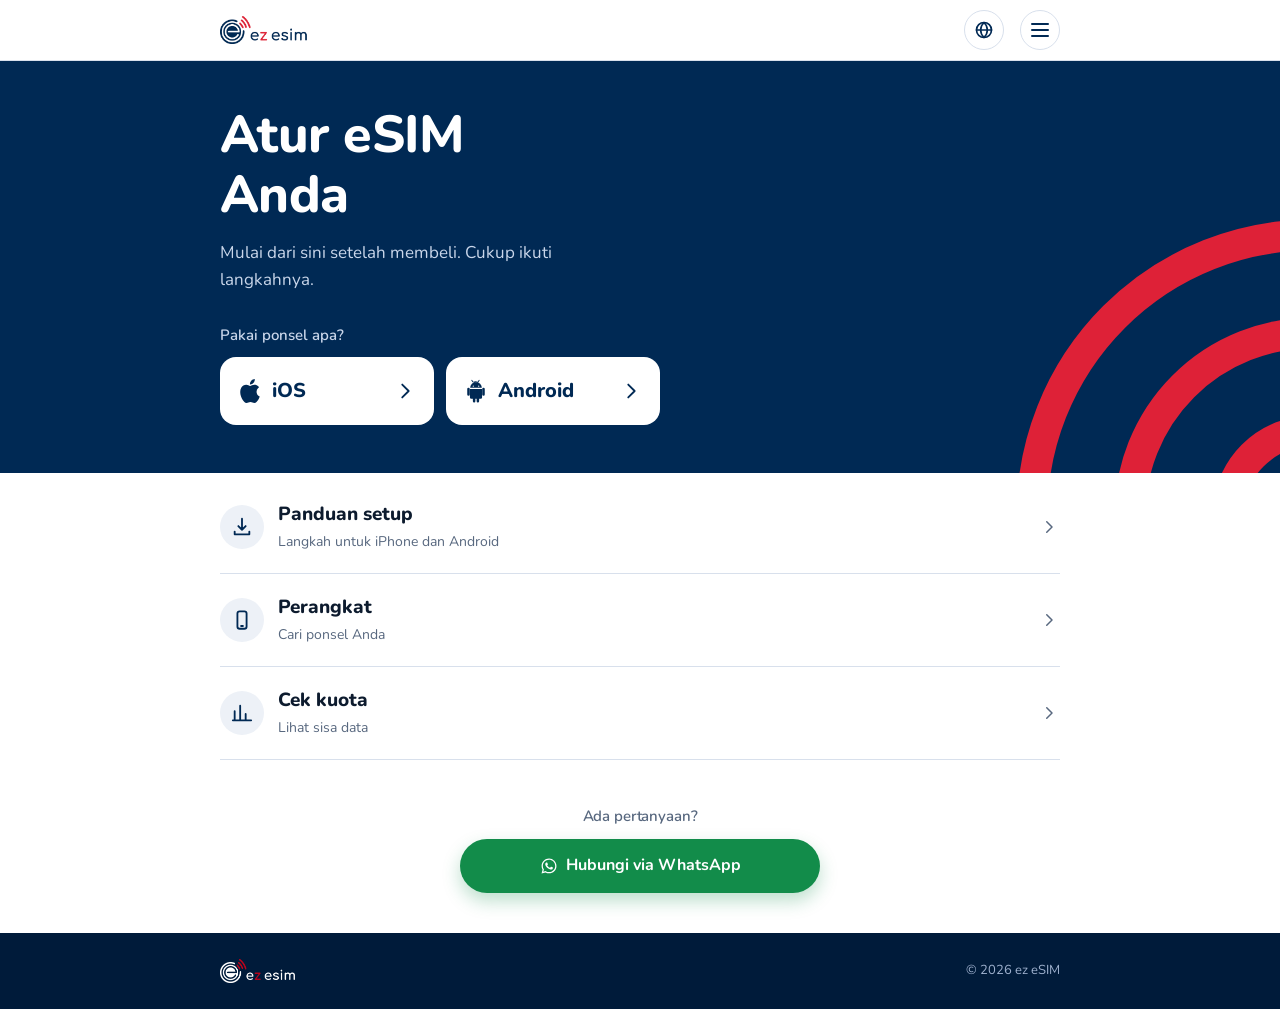
<file: index.html>
<!doctype html>
<html lang="en">
<head>
<meta charset="utf-8">
<meta name="viewport" content="width=device-width, initial-scale=1, viewport-fit=cover">
<title>ez eSIM</title>
<meta name="theme-color" content="#002954">
<link rel="icon" href="assets/img/favicon.png">
<link rel="stylesheet" href="assets/style.css">
</head>
<body data-page="home">
<header class="hdr" id="hdr"></header>
<section class="hero">
  <svg class="arcs" viewBox="0 0 300 300" fill="none" stroke="#DE2137" stroke-width="22" stroke-linecap="round" aria-hidden="true">
    <path d="M220 280 A60 60 0 0 1 280 220"/>
    <path d="M150 280 A130 130 0 0 1 280 150"/>
    <path d="M80 280 A200 200 0 0 1 280 80"/>
  </svg>
  <div class="wrap">
    <h1 data-i18n="home_h1"></h1>
    <p class="sub" data-i18n="home_sub"></p>
    <div class="pick">
      <p data-i18n="home_pick"></p>
      <div class="pickrow">
        <a class="pbtn" href="guide.html#ios"><span class="os"><span data-icon="apple"></span>iOS</span><span data-icon="chev"></span></a>
        <a class="pbtn" href="guide.html#android"><span class="os"><span data-icon="android"></span>Android</span><span data-icon="chev"></span></a>
      </div>
    </div>
  </div>
</section>
<main class="wrap">
  <ul class="rows">
    <li><a class="rowlink" href="guide.html"><span class="ic" data-icon="steps"></span><div><b data-i18n="row_guide_t"></b><span data-i18n="row_guide_s"></span></div><span class="chev" data-icon="chev"></span></a></li>
    <li><a class="rowlink" href="devices.html"><span class="ic" data-icon="phone"></span><div><b data-i18n="row_dev_t"></b><span data-i18n="row_dev_s"></span></div><span class="chev" data-icon="chev"></span></a></li>
    <li><a class="rowlink" href="usage.html"><span class="ic" data-icon="chart"></span><div><b data-i18n="row_use_t"></b><span data-i18n="row_use_s"></span></div><span class="chev" data-icon="chev"></span></a></li>
  </ul>
  <div id="help"></div>
</main>
<footer class="ftr" id="ftr"></footer>
<nav class="tabbar" id="tabbar" aria-label="Main"></nav>
<script src="assets/config.js"></script>
<script src="assets/i18n.js"></script>
</body>
</html>
</file>
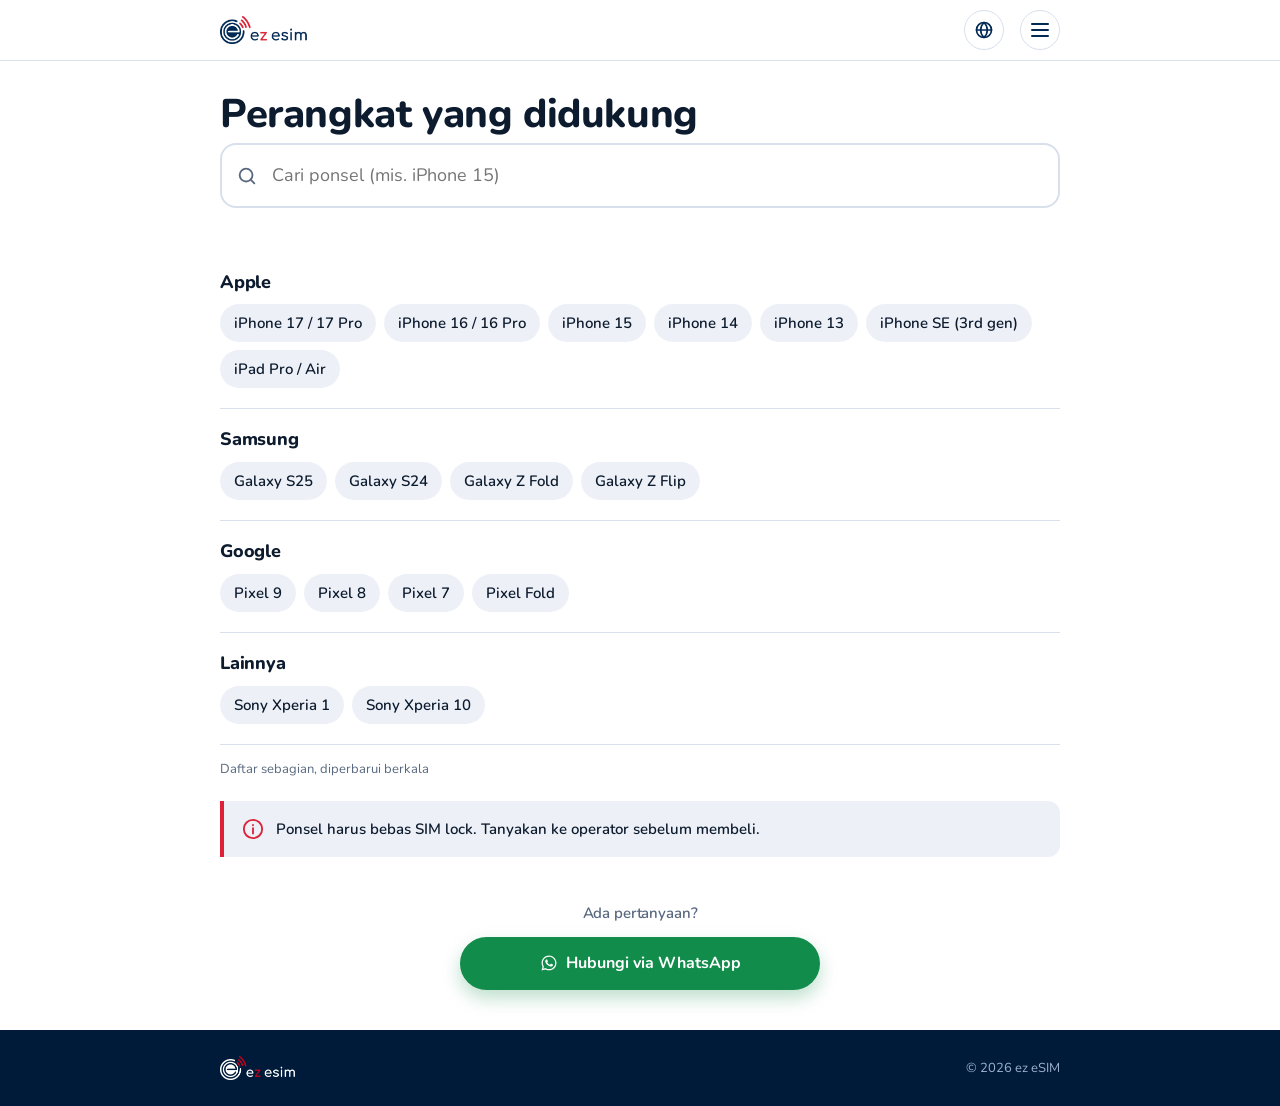
<file: devices.html>
<!doctype html>
<html lang="en">
<head>
<meta charset="utf-8">
<meta name="viewport" content="width=device-width, initial-scale=1, viewport-fit=cover">
<title>ez eSIM</title>
<meta name="theme-color" content="#002954">
<link rel="icon" href="assets/img/favicon.png">
<link rel="stylesheet" href="assets/style.css">
</head>
<body data-page="dev">
<header class="hdr" id="hdr"></header>
<main class="wrap">
  <div class="pagehead"><h1 data-i18n="dev_h1"></h1></div>
  <label class="search"><span data-icon="search"></span><input id="q" type="search" autocomplete="off" data-i18n-ph="dev_ph"></label>
  <div class="verdict" id="verdict" role="status" aria-live="polite"></div>
  <div id="groups"></div>
  <p class="small" data-i18n="dev_all"></p>
  <div class="note"><span data-icon="info"></span><span data-i18n="dev_lock"></span></div>
  <div id="help"></div>
</main>
<footer class="ftr" id="ftr"></footer>
<nav class="tabbar" id="tabbar" aria-label="Main"></nav>
<script src="assets/config.js"></script>
<script src="assets/i18n.js"></script>
</body>
</html>
</file>
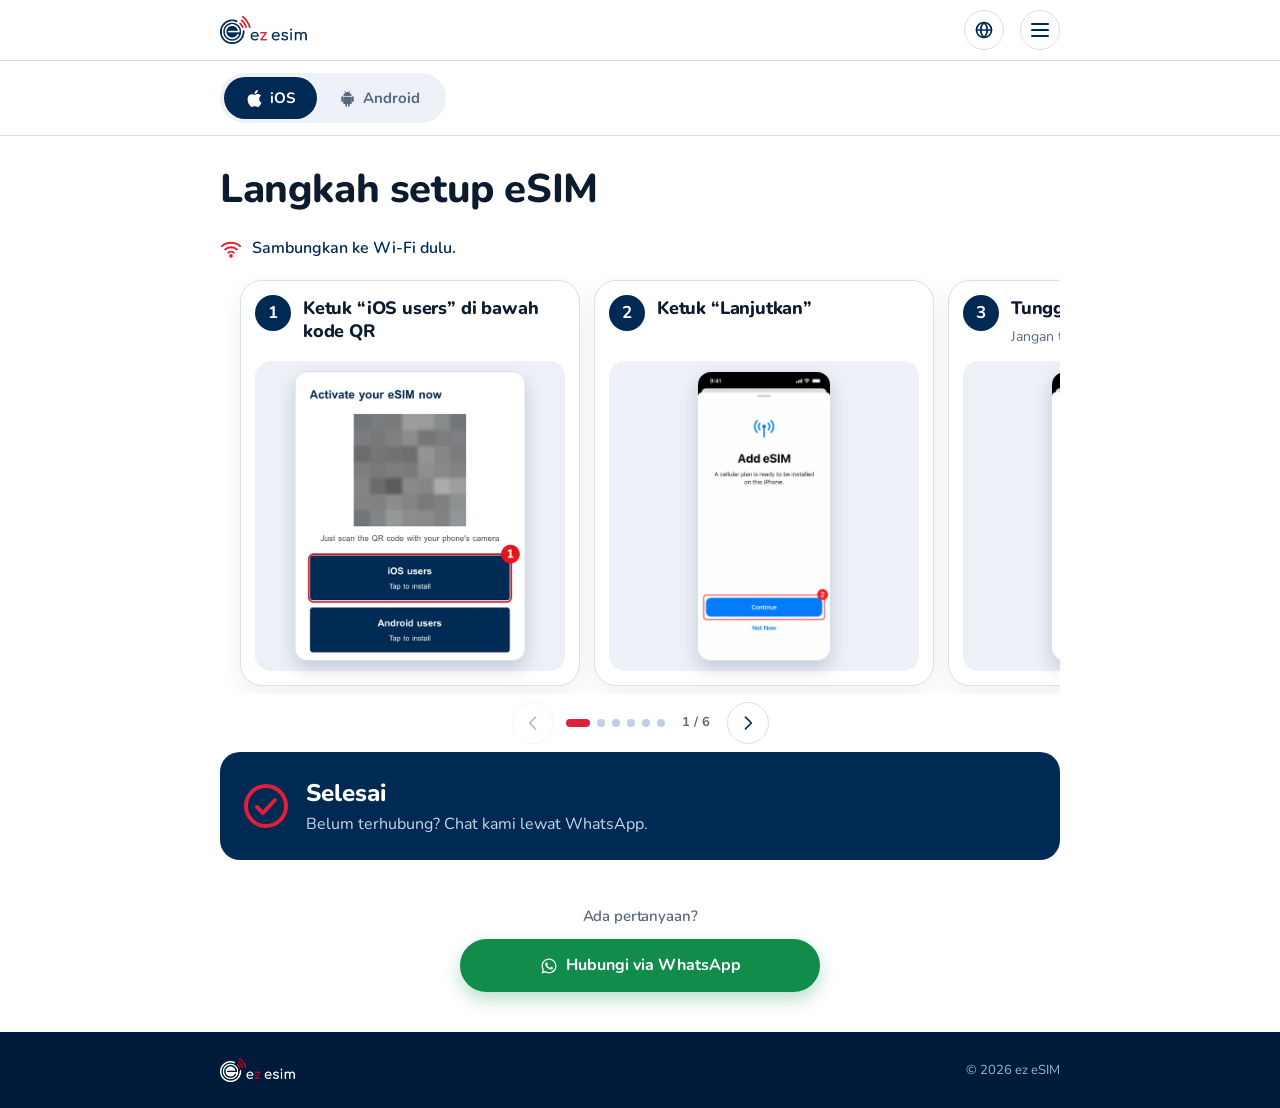
<file: guide.html>
<!doctype html>
<html lang="en">
<head>
<meta charset="utf-8">
<meta name="viewport" content="width=device-width, initial-scale=1, viewport-fit=cover">
<title>ez eSIM</title>
<meta name="theme-color" content="#002954">
<link rel="icon" href="assets/img/favicon.png">
<link rel="stylesheet" href="assets/style.css">
</head>
<body data-page="guide">
<header class="hdr" id="hdr"></header>
<div class="segbar"><div class="wrap"><div class="seg" id="seg" role="tablist">
  <button role="tab" data-os="ios"><span data-icon="apple"></span>iOS</button><button role="tab" data-os="android"><span data-icon="android"></span>Android</button>
</div></div></div>
<main class="wrap">
  <div class="pagehead"><h1 data-i18n="guide_h1"></h1></div>
  <p class="wifi"><span data-icon="wifi"></span><span data-i18n="wifi"></span></p>
  <ol class="steps" id="steps"></ol>
  <div class="done" id="done"></div>
  <div id="help"></div>
</main>
<footer class="ftr" id="ftr"></footer>
<nav class="tabbar" id="tabbar" aria-label="Main"></nav>
<script src="assets/config.js"></script>
<script src="assets/i18n.js"></script>
</body>
</html>
</file>
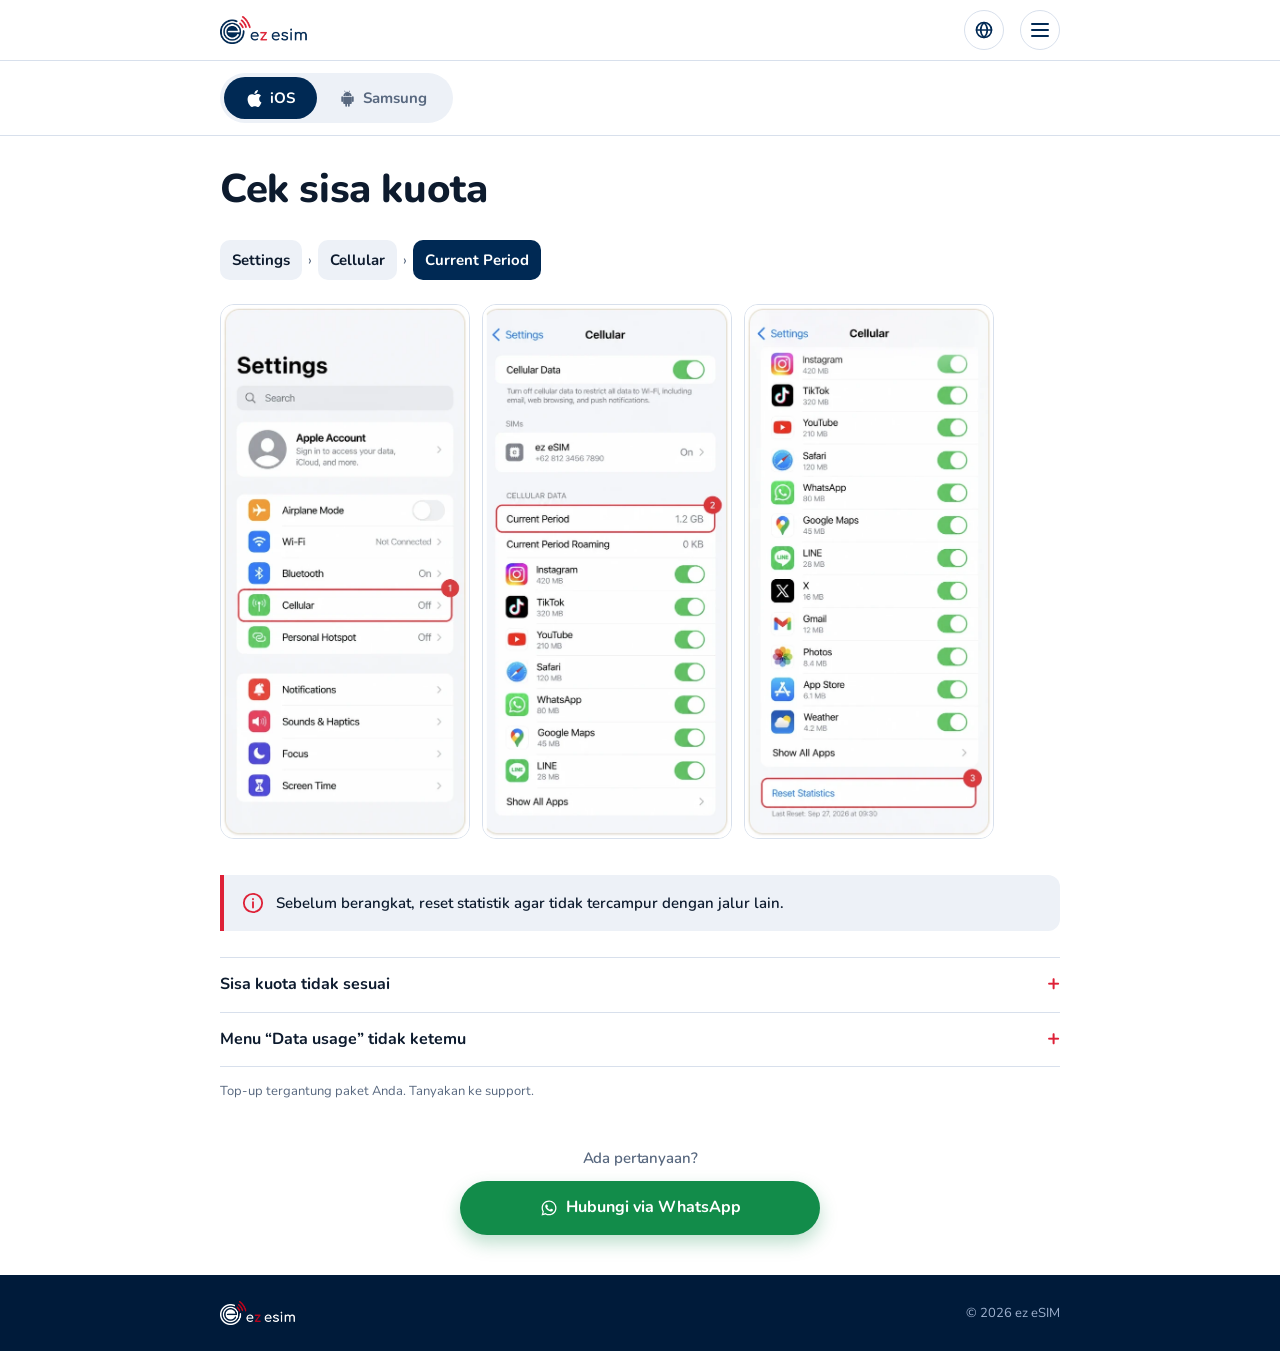
<file: usage.html>
<!doctype html>
<html lang="en">
<head>
<meta charset="utf-8">
<meta name="viewport" content="width=device-width, initial-scale=1, viewport-fit=cover">
<title>ez eSIM</title>
<meta name="theme-color" content="#002954">
<link rel="icon" href="assets/img/favicon.png">
<link rel="stylesheet" href="assets/style.css">
</head>
<body data-page="use">
<header class="hdr" id="hdr"></header>
<div class="segbar"><div class="wrap"><div class="seg" id="seg" role="tablist">
  <button role="tab" data-os="ios"><span data-icon="apple"></span>iOS</button><button role="tab" data-os="samsung"><span data-icon="android"></span>Samsung</button>
</div></div></div>
<main class="wrap">
  <div class="pagehead"><h1 data-i18n="use_h1"></h1></div>
  <ul class="path" id="path"></ul>
  <div class="strip" id="strip"></div>
  <div class="note"><span data-icon="info"></span><span data-i18n="use_reset"></span></div>
  <div class="faq">
    <details><summary><span data-i18n="use_q1"></span></summary><p data-i18n="use_a1"></p></details>
    <details><summary><span data-i18n="use_q2"></span></summary><p data-i18n="use_a2"></p></details>
  </div>
  <p class="small" data-i18n="use_top"></p>
  <div id="help"></div>
</main>
<footer class="ftr" id="ftr"></footer>
<nav class="tabbar" id="tabbar" aria-label="Main"></nav>
<script src="assets/config.js"></script>
<script src="assets/i18n.js"></script>
</body>
</html>
</file>
<file: assets/style.css>
@import url(fonts.css);

:root{
  --navy:#002954; --navy-deep:#001b3a; --red:#DE2137; --red-d:#c21b2f;
  --mist:#EDF1F7; --line:#D8E0EC; --ink:#0d1b2e; --muted:#58687f; --ok:#18794e;
  --cjk:"Hiragino Sans","Yu Gothic","PingFang TC","Apple SD Gothic Neo","Malgun Gothic","Noto Sans CJK JP","Noto Sans CJK TC","Noto Sans CJK KR";
  --display:"Nunito Variable",var(--cjk),system-ui,sans-serif;
  --body:"Nunito Variable",var(--cjk),system-ui,sans-serif;
  --tabbar:64px;
}
*{box-sizing:border-box}
html{-webkit-text-size-adjust:100%;scroll-behavior:smooth}
body{margin:0;font-family:var(--body);font-size:16px;line-height:1.6;color:var(--ink);background:#fff}
img,svg{display:block;max-width:100%}
a{color:inherit}
:focus-visible{outline:3px solid var(--red);outline-offset:2px;border-radius:6px}
button{font:inherit;color:inherit}
.wrap{max-width:880px;margin:0 auto;padding:0 20px}
h1,h2,h3{font-family:var(--display);margin:0;line-height:1.15;letter-spacing:-.01em}
h1{font-size:clamp(32px,7vw,52px);font-weight:700}
h2{font-size:22px;font-weight:700}
p{margin:0}
.muted{color:var(--muted)}

/* header */
.hdr{position:sticky;top:0;z-index:30;background:#fff;border-bottom:1px solid var(--line)}
.hdr .wrap{display:flex;align-items:center;gap:16px;height:60px}
.hdr .logo img{height:28px;width:auto}
.dnav{display:none;margin-left:auto;gap:2px}
.dnav a{text-decoration:none;font-weight:600;font-size:15px;padding:8px 14px;border-radius:999px;color:var(--muted)}
.dnav a:hover{color:var(--navy)}
.dnav a[aria-current=page]{color:var(--navy);background:var(--mist)}
.langwrap{position:relative;margin-left:auto}
.dnav+.langwrap{margin-left:8px}
.langbtn{display:flex;align-items:center;gap:6px;border:1px solid var(--line);background:#fff;border-radius:999px;padding:7px 12px 7px 10px;font-weight:600;font-size:14px;cursor:pointer;color:var(--navy)}
.langbtn svg{width:18px;height:18px}
.langmenu{position:absolute;right:0;top:calc(100% + 8px);min-width:170px;background:#fff;border:1px solid var(--line);border-radius:14px;padding:6px;margin:0;list-style:none;box-shadow:0 12px 32px rgba(0,41,84,.16)}
.langmenu[hidden]{display:none}
.langmenu button{width:100%;text-align:left;border:0;background:none;padding:10px 12px;border-radius:9px;cursor:pointer;font-weight:600;display:flex;justify-content:space-between}
.langmenu button:hover{background:var(--mist)}
.langmenu button[aria-checked=true]{color:var(--red)}
.langmenu button[aria-checked=true]::after{content:"✓"}

/* mobile tab bar */
.tabbar{position:fixed;left:0;right:0;bottom:0;z-index:30;height:var(--tabbar);background:#fff;border-top:1px solid var(--line);display:grid;grid-template-columns:repeat(4,1fr);padding-bottom:env(safe-area-inset-bottom)}
.tabbar a{display:flex;flex-direction:column;align-items:center;justify-content:center;gap:2px;text-decoration:none;font-size:11px;font-weight:600;color:var(--muted)}
.tabbar svg{width:24px;height:24px}
.tabbar a[aria-current=page]{color:var(--red)}
body{padding-bottom:calc(var(--tabbar) + env(safe-area-inset-bottom))}
@media(min-width:760px){
  .tabbar{display:none}
  body{padding-bottom:0}
  .dnav{display:flex}
}

/* hero */
.hero{position:relative;overflow:hidden;background:var(--navy);color:#fff;padding:44px 0 48px}
.hero .arcs{position:absolute;right:-60px;bottom:-70px;width:min(420px,80vw);opacity:1;pointer-events:none}
.hero .wrap{position:relative}
.hero h1{max-width:12ch}
.hero .sub{margin-top:14px;max-width:34ch;color:#c9d6ea;font-size:17px}
.pick{margin-top:30px}
.pick p{font-weight:600;color:#c9d6ea;font-size:15px;margin-bottom:10px}
.pickrow{display:grid;grid-template-columns:1fr 1fr;gap:12px;max-width:440px}
.pbtn{display:flex;align-items:center;justify-content:space-between;gap:10px;background:#fff;color:var(--navy);text-decoration:none;font-family:var(--display);font-weight:700;font-size:20px;padding:18px 18px;border-radius:16px;transition:background .15s,color .15s}
.pbtn:hover{background:var(--red);color:#fff}
.pbtn svg{width:22px;height:22px;flex:none}

/* link rows */
.rows{margin:8px 0 0;padding:0;list-style:none}
.rowlink{display:grid;grid-template-columns:44px 1fr 20px;gap:14px;align-items:center;padding:18px 0;border-bottom:1px solid var(--line);text-decoration:none}
.rowlink .ic{width:44px;height:44px;border-radius:50%;background:var(--mist);display:grid;place-items:center;color:var(--navy)}
.rowlink .ic svg{width:22px;height:22px}
.rowlink b{display:block;font-family:var(--display);font-size:19px}
.rowlink span{color:var(--muted);font-size:14px}
.rowlink .chev{width:18px;height:18px;color:var(--muted)}
.rowlink:hover b{color:var(--red)}

/* help strip */
.help{display:flex;align-items:center;justify-content:space-between;gap:16px;flex-wrap:wrap;margin:36px 0 12px;padding:22px 0 0;border-top:2px solid var(--navy)}
.help h2{font-size:20px}
.btn{display:inline-flex;align-items:center;gap:8px;border:0;border-radius:999px;background:var(--red);color:#fff;font-weight:700;font-size:15px;padding:13px 22px;text-decoration:none;cursor:pointer}
.btn:hover{background:var(--red-d)}
.btn.ghost{background:#fff;color:var(--navy);border:1px solid var(--line)}
.btn svg{width:18px;height:18px}

/* page head */
.pagehead{padding:30px 0 6px}
.pagehead h1{font-size:clamp(28px,6vw,40px)}
.pagehead .muted{margin-top:8px}

/* segmented */
.segbar{position:sticky;top:60px;z-index:20;background:#fff;padding:12px 0;border-bottom:1px solid var(--line)}
.seg{display:inline-flex;background:var(--mist);border-radius:999px;padding:4px}
.seg button{border:0;background:none;padding:9px 22px;border-radius:999px;font-weight:700;font-size:15px;color:var(--muted);cursor:pointer}
.seg button[aria-selected=true]{background:var(--navy);color:#fff}

/* guide */
.wifi{display:flex;align-items:center;gap:10px;margin:18px 0 6px;font-weight:600;color:var(--navy)}
.wifi svg{width:22px;height:22px;color:var(--red)}
.steps{list-style:none;margin:10px 0 0;padding:0}
.steps li{position:relative;display:grid;grid-template-columns:40px 1fr 76px;gap:14px;padding:14px 0 16px;align-items:center}
.steps li::before{content:"";position:absolute;left:19px;top:calc(50% + 22px);bottom:calc(-50% + 22px);width:2px;background:var(--line)}
.steps li:last-child::before{display:none}
.steps .n{width:40px;height:40px;border-radius:50%;background:var(--navy);color:#fff;display:grid;place-items:center;font-family:var(--display);font-weight:700;font-size:18px;position:relative;z-index:1}
.steps h3{font-size:19px;line-height:1.3}
.steps .hint{margin-top:6px;font-size:14px;color:var(--muted)}
.steps .hint.warn{color:var(--red);font-weight:600}
.steps .ph{width:76px}
.steps .ph svg{width:76px;height:auto;filter:drop-shadow(0 6px 10px rgba(0,41,84,.14))}
@media(min-width:760px){
  .steps li{grid-template-columns:44px 1fr 112px;gap:22px}
  .steps .ph,.steps .ph svg{width:112px}
}
.done{display:flex;align-items:center;gap:16px;background:var(--navy);color:#fff;border-radius:20px;padding:22px;margin:8px 0 0}
.done svg{width:48px;height:48px;flex:none;color:var(--red)}
.done b{font-family:var(--display);font-size:24px;display:block}
.done span{color:#c9d6ea}

/* devices */
.search{position:relative;margin:20px 0 0}
.search svg{position:absolute;left:16px;top:50%;transform:translateY(-50%);width:22px;height:22px;color:var(--muted)}
.search input{width:100%;font:inherit;font-size:18px;padding:16px 16px 16px 50px;border:2px solid var(--line);border-radius:16px;background:#fff;color:var(--ink)}
.search input:focus{outline:0;border-color:var(--navy)}
.verdict{min-height:30px;margin:14px 0 0;font-weight:700;display:flex;align-items:flex-start;gap:8px}
.verdict.ok{color:var(--ok)}
.verdict.no{color:var(--muted);font-weight:600}
.verdict svg{width:22px;height:22px;flex:none;margin-top:2px}
.grp{padding:20px 0;border-bottom:1px solid var(--line)}
.grp h2{font-size:18px;margin-bottom:12px}
.chips{display:flex;flex-wrap:wrap;gap:8px;margin:0;padding:0;list-style:none}
.chips li{background:var(--mist);border-radius:999px;padding:7px 14px;font-weight:600;font-size:15px;transition:opacity .15s,background .15s}
.chips li.hit{background:var(--ok);color:#fff}
.chips li.dim{opacity:.35}
.note{display:flex;gap:12px;align-items:flex-start;margin:22px 0 0;padding:16px 18px;border-left:4px solid var(--red);background:var(--mist);border-radius:0 12px 12px 0;font-weight:600;font-size:15px}
.note svg{width:22px;height:22px;flex:none;color:var(--red);margin-top:1px}
.small{font-size:13px;color:var(--muted);margin-top:14px}

/* usage */
.path{display:flex;flex-wrap:wrap;align-items:center;gap:6px;margin:22px 0 0;padding:0;list-style:none}
.path li{background:var(--mist);border-radius:10px;padding:8px 12px;font-weight:700;font-size:15px}
.path li.last{background:var(--navy);color:#fff}
.path li+li::before{content:none}
.path .sep{background:none;padding:0;color:var(--muted);font-weight:400}
.strip{display:flex;gap:12px;overflow-x:auto;scroll-snap-type:x mandatory;margin:20px -20px 0;padding:4px 20px 14px}
.strip img{flex:none;width:200px;height:auto;scroll-snap-align:start;border-radius:14px;border:1px solid var(--line);background:var(--mist);min-height:260px}
.faq{margin-top:26px}
.faq details{border-top:1px solid var(--line);padding:14px 0}
.faq details:last-child{border-bottom:1px solid var(--line)}
.faq summary{cursor:pointer;font-weight:700;list-style:none;display:flex;justify-content:space-between;gap:12px}
.faq summary::-webkit-details-marker{display:none}
.faq summary::after{content:"+";font-size:22px;line-height:1;color:var(--red)}
.faq details[open] summary::after{content:"–"}
.faq p{margin-top:8px;color:var(--muted)}

/* footer */
.ftr{margin-top:40px;background:var(--navy-deep);color:#9fb2cf;font-size:13px;padding:26px 0}
.ftr .wrap{display:flex;gap:16px;align-items:center;justify-content:space-between;flex-wrap:wrap}
.ftr img{height:24px;width:auto}

@media(prefers-reduced-motion:no-preference){
  .hero .arcs path{stroke-dasharray:400;stroke-dashoffset:400;animation:draw 1.1s ease-out .15s forwards}
  .hero .arcs path:nth-child(2){animation-delay:.3s}
  .hero .arcs path:nth-child(3){animation-delay:.45s}
  @keyframes draw{to{stroke-dashoffset:0}}
}
@media(prefers-reduced-motion:reduce){html{scroll-behavior:auto}}

/* real screenshots in steps */
.steps li.real{grid-template-columns:40px 1fr 104px}
.steps li.real .ph,.steps li.real .ph button{width:104px}
.zoom{display:block;padding:0;border:0;background:none;cursor:zoom-in;border-radius:14px}
.zoom img{width:100%;height:auto;border-radius:14px;border:1px solid var(--line);box-shadow:0 6px 14px rgba(0,41,84,.14)}
@media(min-width:760px){
  .steps li.real{grid-template-columns:44px 1fr 150px}
  .steps li.real .ph,.steps li.real .ph button{width:150px}
}
.lb{position:fixed;inset:0;z-index:100;background:rgba(0,27,58,.86);display:grid;place-items:center;padding:20px;cursor:zoom-out}
.lb img{max-height:92vh;max-width:min(92vw,520px);width:auto;height:auto;border-radius:18px;background:#fff}

.os{display:inline-flex;align-items:center;gap:10px}.os svg{width:24px;height:24px}
.seg button{display:inline-flex;align-items:center;gap:7px}.seg button svg{width:17px;height:17px;flex:none}

.dnav{display:none!important}
.langbtn{padding:0;width:40px;height:40px;justify-content:center}
.langbtn svg{width:20px;height:20px}
.langwrap{margin-left:auto!important}
.burger{width:40px;height:40px;border:1px solid var(--line);background:#fff;border-radius:999px;cursor:pointer;display:flex;flex-direction:column;align-items:center;justify-content:center;gap:4px;padding:0}
.burger i{display:block;width:18px;height:2px;border-radius:2px;background:var(--navy);transition:transform .18s,opacity .18s}
.burger.on i:nth-child(1){transform:translateY(6px) rotate(45deg)}
.burger.on i:nth-child(2){opacity:0}
.burger.on i:nth-child(3){transform:translateY(-6px) rotate(-45deg)}
.navmenu{position:absolute;left:0;right:0;top:100%;background:#fff;border-bottom:1px solid var(--line);box-shadow:0 16px 32px rgba(0,41,84,.14)}
.navmenu[hidden]{display:none}
.navmenu .wrap{display:flex;flex-direction:column;gap:2px;height:auto;padding-top:8px;padding-bottom:16px;align-items:stretch}
.navmenu a:not(.btn){display:flex;align-items:center;gap:14px;padding:14px 8px;text-decoration:none;font-weight:700;font-size:17px;color:var(--navy);border-radius:12px}
.navmenu a:not(.btn) svg{width:24px;height:24px;color:var(--muted)}
.navmenu a[aria-current=page]{background:var(--mist);color:var(--red)}
.navmenu a[aria-current=page] svg{color:var(--red)}
.navcta{display:flex;gap:10px;flex-wrap:wrap;margin-top:10px;padding-top:14px;border-top:1px solid var(--line)}
.langmenu{min-width:200px}.langmenu button{white-space:nowrap}

/* guide: horizontal swipe cards */
.steps.car{display:flex;gap:14px;overflow-x:auto;scroll-snap-type:x mandatory;margin:14px -20px 0;padding:4px 20px 8px;scrollbar-width:none;outline:none}
.steps.car::-webkit-scrollbar{display:none}
.steps.car li.slide{flex:none;width:min(86%,340px);scroll-snap-align:center;display:flex;flex-direction:column;gap:14px;padding:16px;border:1px solid var(--line);border-radius:22px;background:#fff;box-shadow:0 8px 24px rgba(0,41,84,.07);align-items:stretch}
.steps.car li.slide::before{display:none}
.steps.car .top{display:flex;gap:12px;align-items:flex-start;min-height:64px}
.steps.car .n{flex:none;width:36px;height:36px;font-size:17px}
.steps.car h3{font-size:18px;line-height:1.3;padding-top:2px}
.steps.car .ph{width:100%;display:grid;place-items:center;background:var(--mist);border-radius:16px;padding:14px 0}
.steps.car .ph svg{width:auto;height:min(46vh,330px);filter:drop-shadow(0 6px 10px rgba(0,41,84,.14))}
.steps.car li.real .ph,.steps.car li.real .ph button{width:100%}
.steps.car .zoom{width:auto!important;display:block}
.steps.car .zoom img{width:auto;max-width:100%;height:min(46vh,340px);box-shadow:0 8px 18px rgba(0,41,84,.18)}
.carnav{display:flex;align-items:center;justify-content:center;gap:12px;margin:8px 0 6px}
.carnav .prev,.carnav .next{width:42px;height:42px;border-radius:50%;border:1px solid var(--line);background:#fff;color:var(--navy);display:grid;place-items:center;cursor:pointer;padding:0}
.carnav .prev svg{transform:rotate(180deg)}
.carnav button:disabled{opacity:.3;cursor:default}
.carnav svg{width:20px;height:20px}
.carnav .dots{display:flex;gap:7px;align-items:center}
.carnav .dot{width:8px;height:8px;border-radius:99px;border:0;padding:0;background:#c3cee0;cursor:pointer;transition:width .2s,background .2s}
.carnav .dot.on{width:24px;background:var(--red)}
.carnav .cnt{font-size:13px;font-weight:700;color:var(--muted);min-width:38px;text-align:center}
@media(min-width:760px){.steps.car{margin-left:0;margin-right:0}.steps.car li.slide{width:340px}}
.strip{scroll-snap-type:x mandatory}.strip img{width:min(64vw,250px);scroll-snap-align:center}
.steps.car .zoom img{height:min(36vh,290px)}.steps.car .ph svg{height:min(36vh,290px)}.steps.car .top{min-height:56px}.steps.car li.slide{padding:14px;gap:10px}.steps.car .ph{padding:10px 0}

.help{flex-direction:column;justify-content:center;text-align:center;gap:14px;border-top:0;margin:40px 0 16px;padding:8px 0 0}
.help h2{font-size:15px;font-weight:600;color:var(--muted);font-family:var(--body)}
.btn.wa{background:#128C4A;color:#fff;font-size:16px;padding:14px 28px;width:min(100%,360px);justify-content:center;box-shadow:0 8px 18px rgba(18,140,74,.28)}
.btn.wa:hover{background:#0e7340}
.navcta{flex-direction:column}.navcta .btn{justify-content:center}

h1,h2,h3,.pbtn,.rowlink b,.done b{font-weight:800}
</file>
